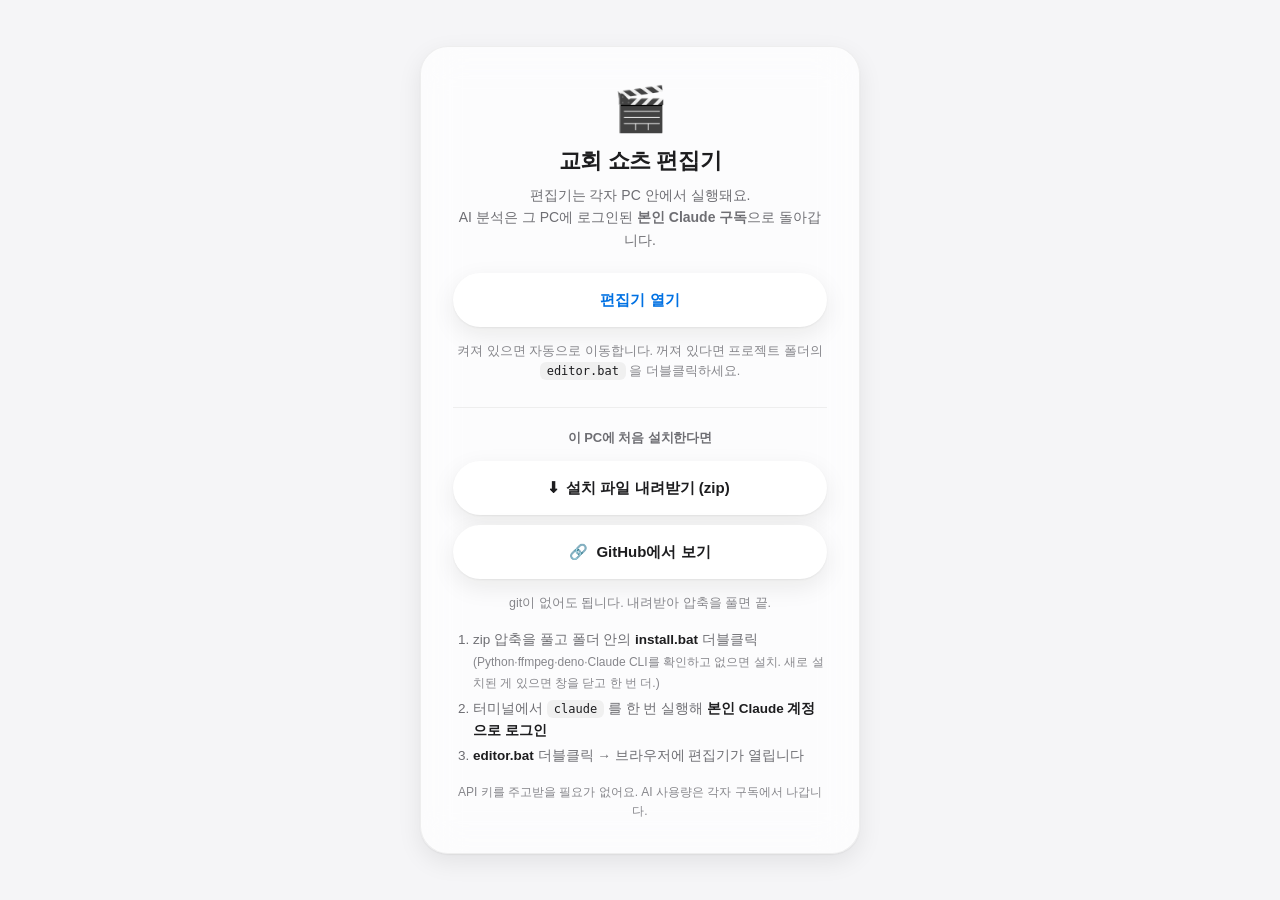
<file: index.html>
<!doctype html>
<html lang="ko">
<head>
<meta charset="utf-8" />
<meta name="viewport" content="width=device-width, initial-scale=1" />
<title>교회 쇼츠 편집기</title>
<style>
  :root {
    --bg: #f5f5f7; --card: rgba(255,255,255,.72); --text: #1d1d1f; --muted: #6e6e73;
    --faint: #86868b; --accent: #0071e3; --border: rgba(0,0,0,.06);
    --pill: #ffffff; --pill-text: #1d1d1f;
    --shadow: 0 1px 2px rgba(0,0,0,.06), 0 8px 24px rgba(0,0,0,.08);
    --shadow-hover: 0 2px 4px rgba(0,0,0,.08), 0 14px 36px rgba(0,0,0,.14);
  }
  @media (prefers-color-scheme: dark) {
    :root { --bg:#000; --card: rgba(28,28,30,.72); --text:#f5f5f7; --muted:#a1a1a6;
            --faint:#86868b; --accent:#2997ff; --border: rgba(255,255,255,.08);
            --pill:#2c2c2e; --pill-text:#f5f5f7;
            --shadow: 0 1px 2px rgba(0,0,0,.4), 0 8px 24px rgba(0,0,0,.5);
            --shadow-hover: 0 2px 4px rgba(0,0,0,.5), 0 14px 36px rgba(0,0,0,.6); }
  }
  * { box-sizing: border-box; }
  body {
    margin: 0; background: var(--bg); color: var(--text);
    font-family: "Pretendard", -apple-system, BlinkMacSystemFont, "SF Pro KR", "Segoe UI", "Malgun Gothic", sans-serif;
    line-height: 1.6; min-height: 100vh; display: flex; align-items: center; justify-content: center;
    -webkit-font-smoothing: antialiased; padding: 24px 0;
  }
  .card {
    background: var(--card); border: 1px solid var(--border);
    -webkit-backdrop-filter: saturate(180%) blur(20px); backdrop-filter: saturate(180%) blur(20px);
    border-radius: 28px; max-width: 440px; width: calc(100% - 40px);
    padding: 40px 32px 32px; text-align: center; box-shadow: var(--shadow);
  }
  .logo { font-size: 44px; margin-bottom: 12px; line-height: 1; }
  h1 { font-size: 22px; font-weight: 700; letter-spacing: -0.02em; margin: 0 0 6px; }
  p { color: var(--muted); font-size: 14px; margin: 0 0 22px; }
  .btn {
    display: flex; align-items: center; justify-content: center; gap: 8px;
    width: 100%; background: var(--pill); color: var(--pill-text);
    border: none; border-radius: 999px; padding: 15px 20px; font-size: 15px; font-weight: 600;
    cursor: pointer; text-decoration: none; box-shadow: var(--shadow);
    transition: transform .15s ease, box-shadow .15s ease;
  }
  .btn:hover { transform: translateY(-1px); box-shadow: var(--shadow-hover); }
  .btn:active { transform: translateY(0) scale(.99); }
  .btn.primary { color: var(--accent); }
  .btn + .btn { margin-top: 10px; }
  .state { font-size: 12.5px; color: var(--faint); margin: 14px 0 0; }
  .state .ok { color: #34c759; font-weight: 600; }
  .divider { height: 1px; background: var(--border); margin: 26px 0 20px; }
  h2 { font-size: 13px; font-weight: 600; letter-spacing: -0.01em; color: var(--muted);
       margin: 0 0 12px; text-transform: none; }
  ol { text-align: left; margin: 0 0 16px; padding-left: 20px; color: var(--muted); font-size: 13.5px; }
  ol li { margin: 4px 0; }
  ol li b { color: var(--text); font-weight: 600; }
  code {
    background: rgba(0,0,0,.05); border-radius: 6px; padding: 2px 7px; font-size: 12px;
    font-family: "SF Mono", Menlo, Consolas, monospace; color: var(--text);
  }
  @media (prefers-color-scheme: dark) { code { background: rgba(255,255,255,.08); } }
  .note { font-size: 12px; color: var(--faint); margin: 0; }
</style>
</head>
<body>
  <div class="card">
    <div class="logo">🎬</div>
    <h1>교회 쇼츠 편집기</h1>
    <p>편집기는 각자 PC 안에서 실행돼요.<br>AI 분석은 그 PC에 로그인된 <b>본인 Claude 구독</b>으로 돌아갑니다.</p>

    <a class="btn primary" href="http://localhost:5000/">편집기 열기</a>
    <p class="state" id="state">켜져 있으면 자동으로 이동합니다. 꺼져 있다면 프로젝트 폴더의 <code>editor.bat</code> 을 더블클릭하세요.</p>

    <div class="divider"></div>

    <h2>이 PC에 처음 설치한다면</h2>
    <a class="btn" href="https://github.com/Breaduck/church-shorts/archive/refs/heads/master.zip" id="dl">
      <span>⬇</span><span>설치 파일 내려받기 (zip)</span>
    </a>
    <a class="btn" href="https://github.com/Breaduck/church-shorts" target="_blank" rel="noopener">
      <span>🔗</span><span>GitHub에서 보기</span>
    </a>
    <p class="state" style="margin-bottom:16px">git이 없어도 됩니다. 내려받아 압축을 풀면 끝.</p>

    <ol>
      <li>zip 압축을 풀고 폴더 안의 <b>install.bat</b> 더블클릭<br>
          <span class="note">(Python·ffmpeg·deno·Claude CLI를 확인하고 없으면 설치. 새로 설치된 게 있으면 창을 닫고 한 번 더.)</span></li>
      <li>터미널에서 <code>claude</code> 를 한 번 실행해 <b>본인 Claude 계정으로 로그인</b></li>
      <li><b>editor.bat</b> 더블클릭 → 브라우저에 편집기가 열립니다</li>
    </ol>
    <p class="note">API 키를 주고받을 필요가 없어요. AI 사용량은 각자 구독에서 나갑니다.</p>
  </div>

<script>
  // 편집기가 켜져 있으면 자동으로 넘어간다. 단, 최신 크롬은 https 페이지에서 localhost
  // 감지(fetch)를 보안 정책(Local Network Access)으로 막을 수 있어 감지 실패가 "꺼짐"을
  // 뜻하지 않는다 — 그래서 버튼은 항상 즉시 보여주고, 감지는 되면 좋은 보너스로만 쓴다.
  // (버튼의 직접 이동(top-level navigation)은 정책과 무관하게 항상 동작한다.)
  var stateEl = document.getElementById("state");
  function probe() {
    return new Promise(function (resolve) {
      var done = false;
      var t = setTimeout(function () { if (!done) { done = true; resolve(false); } }, 1500);
      fetch("http://localhost:5000/", { mode: "no-cors", cache: "no-store" })
        .then(function () { if (!done) { done = true; clearTimeout(t); resolve(true); } })
        .catch(function () { if (!done) { done = true; clearTimeout(t); resolve(false); } });
    });
  }
  (async function () {
    if (await probe()) {
      stateEl.innerHTML = '<span class="ok">편집기 켜짐</span> — 자동으로 이동합니다…';
      setTimeout(function () { window.location.replace("http://localhost:5000/"); }, 400);
    }
  })();
</script>
</body>
</html>
</file>
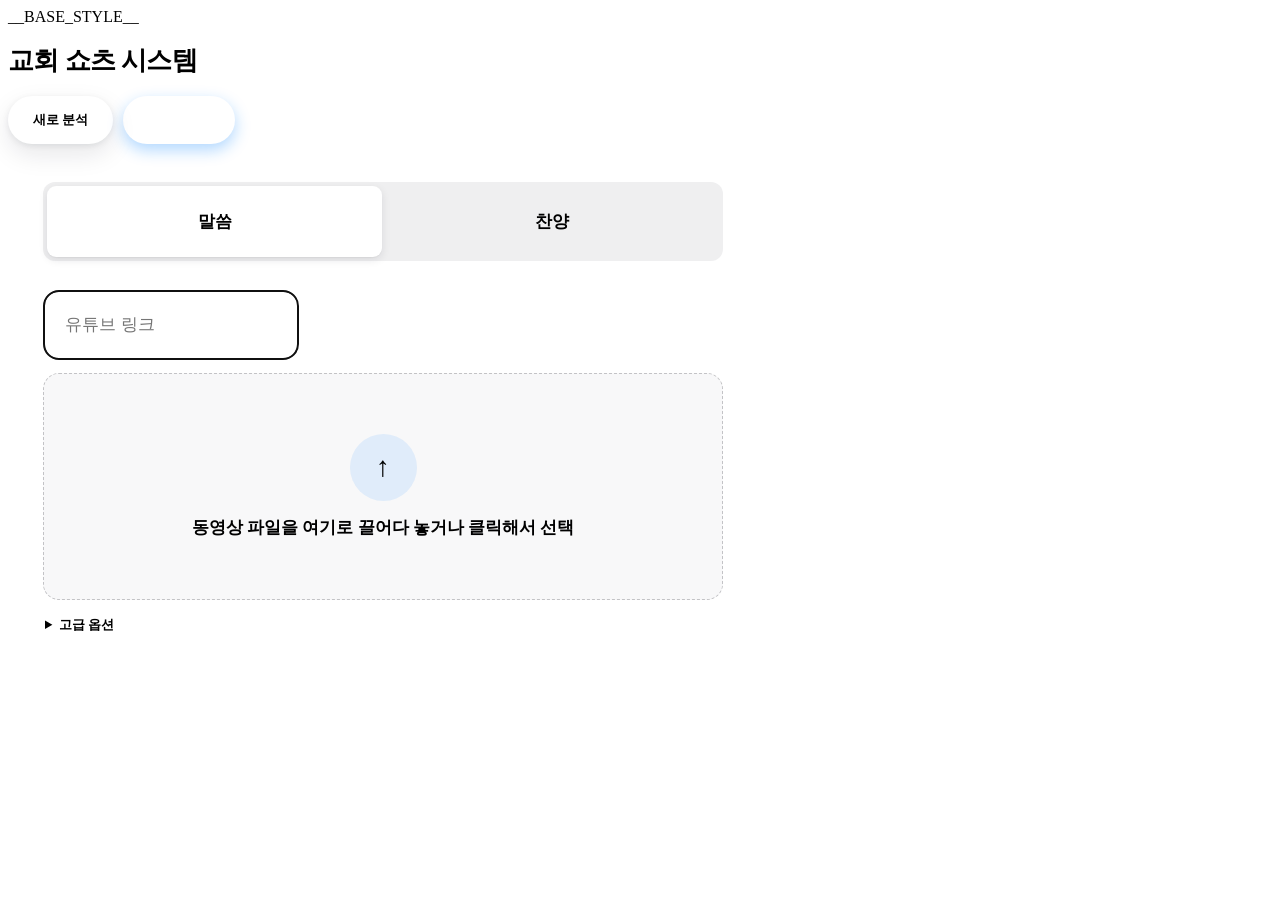
<file: src/templates/index.html>
<!doctype html>
<html lang="ko">
<head>
<meta charset="utf-8">
<meta name="viewport" content="width=device-width, initial-scale=1">
<title>교회 쇼츠 시스템</title>
__BASE_STYLE__
<style>
  .adv { margin-top: 12px; }
  .adv summary {
    cursor: pointer; font-size: 13px; font-weight: 600; color: var(--text-muted);
    padding: 4px 2px; user-select: none; list-style-position: inside;
  }
  .adv summary:hover { color: var(--text); }
  .seg { display: flex; gap: 2px; background: rgba(120,120,128,0.12); -webkit-backdrop-filter: blur(10px);
    backdrop-filter: blur(10px); padding: 3px; border-radius: 12px; }
  .seg label {
    flex: 1; text-align: center; cursor: pointer; border-radius: 9px; padding: 18px 8px;
    font-size: 14.5px; font-weight: 700; color: var(--text-muted); transition: background .2s, color .2s, box-shadow .2s;
  }
  .seg input { position: absolute; opacity: 0; pointer-events: none; }
  .seg label:has(input:checked) { background: #fff; color: var(--accent);
    box-shadow: 0 1px 1px rgba(0,0,0,.04), 0 3px 8px rgba(15,23,42,.10); }
  /* 우측 상단 버튼 행 — 둥근 흰색 배경 + 그림자(애플 느낌) */
  .head-btns { display: flex; align-items: center; gap: 10px; flex: 0 0 auto; }
  .force-toggle {
    flex: 0 0 auto; padding: 16px 26px; font-size: 15px; font-weight: 700; font-family: inherit;
    border: none; border-radius: 999px; background: #fff; color: var(--text-muted); cursor: pointer;
    box-shadow: 0 2px 6px rgba(15,23,42,.08), 0 10px 26px rgba(15,23,42,.10);
    transition: color .15s, box-shadow .15s, transform .1s; white-space: nowrap;
  }
  .force-toggle:hover { box-shadow: 0 3px 10px rgba(15,23,42,.10), 0 12px 30px rgba(15,23,42,.14); }
  .force-toggle:active { transform: scale(0.97); }
  .force-toggle[aria-pressed="true"] {
    color: var(--accent);
    box-shadow: 0 0 0 2px var(--accent) inset, 0 2px 6px rgba(15,23,42,.08), 0 10px 26px rgba(15,23,42,.10);
  }
  /* 분석 시작 — 파란색 유지, 우측 상단으로 이동(사용자 요청 2026-09-06) */
  .analyze-btn {
    flex: 0 0 auto; padding: 16px 30px; font-size: 15px; font-weight: 700; font-family: inherit;
    color: #fff; background: linear-gradient(180deg, #2a9bff, var(--accent));
    border: none; border-radius: 999px; cursor: pointer; white-space: nowrap;
    box-shadow: 0 1px 1px rgba(255,255,255,.35) inset, 0 6px 16px rgba(10,132,255,.32);
    transition: background .15s, box-shadow .15s, transform .1s;
  }
  .analyze-btn:hover { background: linear-gradient(180deg, #1f92ff, var(--accent-hover)); }
  .analyze-btn:active { transform: scale(0.97); }
  /* 파일 드래그앤드롭 박스 — 애플 점선 업로드 카드 */
  .dropzone {
    margin-top: 14px; padding: 36px 20px; text-align: center; cursor: pointer;
    border: 1.5px dashed rgba(60,60,67,0.28); border-radius: 18px;
    background: rgba(120,120,128,0.05); transition: border-color .15s, background .15s, box-shadow .15s;
  }
  .dropzone:hover { border-color: var(--accent); background: rgba(10,132,255,0.05); }
  .dropzone.drag { border-color: var(--accent); background: rgba(10,132,255,0.09);
    box-shadow: 0 0 0 5px rgba(10,132,255,0.08); }
  .dropzone-icon {
    width: 46px; height: 46px; margin: 0 auto 12px; border-radius: 50%;
    background: rgba(10,132,255,0.10); color: var(--accent); font-size: 20px; font-weight: 800;
    display: flex; align-items: center; justify-content: center;
  }
  .dropzone-text { font-size: 14.5px; font-weight: 600; color: var(--text); }
  .dropzone-text b { color: var(--accent); }
  .dropzone-file { font-size: 13.5px; color: var(--accent); font-weight: 700; margin-top: 4px; }
  /* 찬양 제목 — 곡마다 개별 입력칸 + 추가 버튼(애플 스타일) */
  .song-title-row { display: flex; align-items: center; gap: 8px; margin-top: 8px; }
  .song-title-row:first-child { margin-top: 0; }
  .song-title-input {
    flex: 1; min-width: 0; padding: 12px 16px; font-size: 14.5px; font-family: inherit;
    border: 1px solid rgba(255,255,255,0.8); border-radius: 12px; background: #fff;
    box-shadow: 0 1px 2px rgba(15,23,42,.05), 0 6px 18px rgba(15,23,42,.08);
    transition: border-color .15s, box-shadow .15s;
  }
  .song-title-input:focus {
    outline: none; border-color: var(--accent);
    box-shadow: 0 0 0 4px rgba(10,132,255,.14), 0 6px 18px rgba(15,23,42,.08);
  }
  .song-title-remove {
    flex: 0 0 auto; width: 32px; height: 32px; border-radius: 50%; border: none;
    background: rgba(120,120,128,0.10); color: var(--text-faint); font-size: 16px; line-height: 1;
    cursor: pointer; transition: background .15s, color .15s;
  }
  .song-title-remove:hover { background: rgba(255,59,48,0.12); color: #ff3b30; }
  .add-song-btn {
    margin-top: 10px; padding: 10px 18px; font-size: 13.5px; font-weight: 700; font-family: inherit;
    border: none; border-radius: 999px; background: #fff; color: var(--accent); cursor: pointer;
    box-shadow: 0 1px 3px rgba(15,23,42,.06), 0 4px 14px rgba(15,23,42,.08);
    transition: background .15s, box-shadow .15s, transform .1s;
  }
  .add-song-btn:hover { background: #f5f8ff; box-shadow: 0 2px 6px rgba(15,23,42,.08), 0 6px 18px rgba(15,23,42,.10); }
  .add-song-btn:active { transform: scale(0.97); }
  /* 사용자 요청(2026-09-06): 제목을 더 굵고 크게 + 말씀/찬양·유튜브 링크 입력·업로드
     영역을 전체적으로 약 2배 확대. h1/.seg/#url/.dropzone은 BASE_STYLE(전역)에도 있지만
     아래는 인덱스 페이지 전용 <style> 블록 안이라 다른 페이지(후보 목록 등)에는 영향 없다.
     2차 피드백(2026-09-06): "글씨 크기가 아니라 칸(박스) 전체를 키우라는 것" — 넓은
     화면에 비해 카드 자체가 작아 보였던 게 진짜 문제. 그래서 폭·패딩·버튼까지 전부 확대.
     3차 피드백(2026-09-06): "100% 비율로 보면 너무 크고 67% 비율이 적당" — 2차 확대판을
     브라우저 67% 축소로 봤을 때가 딱 맞다는 뜻이므로, 아래 모든 값에 0.67을 곱해 축소. */
  .wrap { max-width: 750px; }
  .card { padding: 32px 35px; border-radius: 19px; }
  .page-head { margin-bottom: 6px; }
  #mainTitle { font-size: 26px; font-weight: 650; letter-spacing: -0.025em; }
  .force-toggle { padding: 15px 25px; font-size: 13px; }
  .analyze-btn { padding: 15px 28px; font-size: 13px; }
  .seg { padding: 4px; border-radius: 12px; margin-bottom: 16px !important; }
  .seg label { font-size: 17px; padding: 24px 9px; border-radius: 9px; }
  #url { font-size: 17px; padding: 23px 20px; border-radius: 15px; margin-top: 13px; }
  .dropzone { padding: 60px 27px; margin-top: 13px; border-radius: 16px; }
  .dropzone-icon { width: 67px; height: 67px; font-size: 28px; margin-bottom: 15px; }
  .dropzone-text { font-size: 17px; }
  .dropzone-file { font-size: 16px; }
</style>
</head>
<body>
<div class="wrap">
  <div class="page-head">
    <div>
      <h1 id="mainTitle">교회 쇼츠 시스템</h1>
    </div>
    <div class="head-btns">
      <button type="button" class="force-toggle" id="forceToggle" aria-pressed="false">새로 분석</button>
      <button class="analyze-btn" type="submit" form="f">분석 시작</button>
    </div>
  </div>
  <div class="card">
    <form id="f">
      <div class="seg" style="margin-bottom:14px">
        <label><input type="radio" name="mode" value="sermon" checked>말씀</label>
        <label><input type="radio" name="mode" value="praise">찬양</label>
      </div>
      <input type="text" id="url" placeholder="유튜브 링크" autofocus>
      <div class="dropzone" id="dropzone">
        <input type="file" id="vfile" accept="video/*,.mp4,.mov,.mkv,.avi" style="display:none">
        <div class="dropzone-icon">&#8593;</div>
        <div class="dropzone-text" id="dropzoneText">동영상 파일을 여기로 끌어다 놓거나 <b>클릭해서 선택</b></div>
      </div>
      <div id="songTitlesWrap" style="display:none;margin-top:10px">
        <div id="songTitleRows"></div>
        <button type="button" id="addSongTitle" class="add-song-btn">+ 찬양 추가</button>
      </div>
      <details class="adv">
        <summary>고급 옵션</summary>
        <textarea id="transcript" rows="5" placeholder="(선택) 자막 붙여넣기"></textarea>
      </details>
    </form>
  </div>
  <div class="status-box" id="status" style="display:none"></div>
</div>
<script>
const f = document.getElementById('f');
const statusEl = document.getElementById('status');
// '분석 시작' 버튼은 우측 상단으로 옮겨 폼 바깥에 있다 — form="f" 속성으로 제출과
// 연결되므로 querySelector는 문서 전체에서 찾아야 한다(f.querySelector는 못 찾음).
const submitBtn = document.querySelector('.analyze-btn');
// 찬양 모드일 때만 '곡 제목' 입력란을 보여준다(제목 → 정식 가사 자막).
const songTitlesWrap = document.getElementById('songTitlesWrap');
const songTitleRows = document.getElementById('songTitleRows');
const addSongTitleBtn = document.getElementById('addSongTitle');
function addSongTitleRow(value) {
  const row = document.createElement('div');
  row.className = 'song-title-row';
  const input = document.createElement('input');
  input.type = 'text'; input.className = 'song-title-input'; input.placeholder = '찬양 제목 (또는 벅스 가사 페이지 URL)';
  input.value = value || '';
  const remove = document.createElement('button');
  remove.type = 'button'; remove.className = 'song-title-remove'; remove.setAttribute('aria-label', '삭제');
  remove.innerHTML = '&times;';
  remove.addEventListener('click', () => { row.remove(); ensureAtLeastOneSongTitleRow(); });
  row.appendChild(input); row.appendChild(remove);
  songTitleRows.appendChild(row);
}
function ensureAtLeastOneSongTitleRow() {
  if (!songTitleRows.children.length) addSongTitleRow();
}
function getSongTitlesValue() {
  return Array.from(songTitleRows.querySelectorAll('.song-title-input'))
    .map((i) => i.value.trim()).filter(Boolean).join('\n');
}
addSongTitleBtn.addEventListener('click', () => addSongTitleRow());
ensureAtLeastOneSongTitleRow();
function syncSongTitlesVisibility() {
  const mode = (f.querySelector('input[name="mode"]:checked') || {}).value || 'sermon';
  songTitlesWrap.style.display = (mode === 'praise') ? 'block' : 'none';
}
f.querySelectorAll('input[name="mode"]').forEach((r) => r.addEventListener('change', syncSongTitlesVisibility));
syncSongTitlesVisibility();
// '새로 분석' 토글 — 저장된 후보를 무시하고 다시 뽑을지 여부(우측 상단 버튼으로 이동).
const forceToggle = document.getElementById('forceToggle');
forceToggle.addEventListener('click', () => {
  const on = forceToggle.getAttribute('aria-pressed') !== 'true';
  forceToggle.setAttribute('aria-pressed', String(on));
});
// 파일 드래그앤드롭
const dropzone = document.getElementById('dropzone');
const vfile = document.getElementById('vfile');
const dropzoneText = document.getElementById('dropzoneText');
function showPickedFile(file) {
  dropzoneText.innerHTML = file
    ? '<span class="dropzone-file">' + file.name + '</span>'
    : '동영상 파일을 여기로 끌어다 놓거나 <b>클릭해서 선택</b>';
}
dropzone.addEventListener('click', () => vfile.click());
vfile.addEventListener('change', () => showPickedFile(vfile.files[0] || null));
['dragenter', 'dragover'].forEach((ev) => dropzone.addEventListener(ev, (e) => {
  e.preventDefault(); e.stopPropagation(); dropzone.classList.add('drag');
}));
['dragleave', 'drop'].forEach((ev) => dropzone.addEventListener(ev, (e) => {
  e.preventDefault(); e.stopPropagation(); dropzone.classList.remove('drag');
}));
dropzone.addEventListener('drop', (e) => {
  const file = e.dataTransfer.files && e.dataTransfer.files[0];
  if (file) { vfile.files = e.dataTransfer.files; showPickedFile(file); }
});
f.addEventListener('submit', async (e) => {
  e.preventDefault();
  if (submitBtn.disabled) return;  // 중복 클릭 방지: 하이라이트 선정은 AI가 실제로 읽고 고르는
                                    // 단계라 보통 2~5분 걸린다. 재클릭하면 같은 영상 분석이
                                    // 중복 실행돼 진행률이 널뛰고 세션 한도만 낭비된다.
  submitBtn.disabled = true;
  const url = document.getElementById('url').value;
  const vf = vfile.files[0] || null;
  const transcript_text = document.getElementById('transcript').value;
  const force = forceToggle.getAttribute('aria-pressed') === 'true';  // 기본은 캐시 재사용
  const mode = (f.querySelector('input[name="mode"]:checked') || {}).value || 'sermon';
  if (!url.trim() && !vf) {
    statusEl.style.display = 'block';
    statusEl.innerText = '유튜브 링크를 넣거나 동영상 파일을 선택해 주세요.';
    submitBtn.disabled = false; return;
  }
  statusEl.style.display = 'block';
  statusEl.innerHTML = vf
    ? '<span class="spinner"></span>동영상 업로드 중… (파일이 크면 시간이 걸려요)'
    : '<span class="spinner"></span>진행률 화면으로 이동 중… (곧 %와 남은 예상시간이 표시돼요)';
  try {
    let res;
    if (vf) {
      // 파일 업로드 경로: multipart로 보내고, 서버가 저장 후 whisper 직접 전사부터 시작한다.
      const fd = new FormData();
      fd.append('file', vf); fd.append('mode', mode); fd.append('model', '');
      if (mode === 'praise') fd.append('song_titles', getSongTitlesValue());
      // fetch는 업로드 진행률을 알려주지 않아, 수백 MB 영상을 올리는 내내 화면이 멈춘 것처럼
      // 보였다("초반에 왜 이렇게 오래 분석하냐" — 실은 아직 업로드 중, 2026-09-07).
      // XHR로 바꿔 실제 업로드 %와 MB를 보여준다.
      res = await new Promise((resolve, reject) => {
        const xhr = new XMLHttpRequest();
        xhr.open('POST', '/analyze_upload');
        xhr.upload.onprogress = (ev) => {
          if (!ev.lengthComputable) return;
          const pct = Math.round(ev.loaded / ev.total * 100);
          const mb = (ev.total / 1048576).toFixed(0);
          statusEl.innerHTML = '<span class="spinner"></span>동영상 업로드 중… ' + pct + '% (' + mb + 'MB)'
            + (pct >= 100 ? ' — 업로드 완료, 분석 시작 중…' : '');
        };
        xhr.onload = () => resolve({ ok: xhr.status >= 200 && xhr.status < 300, json: async () => JSON.parse(xhr.responseText) });
        xhr.onerror = () => reject(new Error('업로드 실패 (네트워크)'));
        xhr.send(fd);
      });
    } else {
      const song_titles = mode === 'praise' ? getSongTitlesValue() : '';
      res = await fetch('/analyze', {
        method: 'POST', headers: {'Content-Type': 'application/json'}, body: JSON.stringify({url, transcript_text, force, model: '', mode, song_titles})
      });
    }
    const data = await res.json();
    if (!res.ok) { statusEl.innerText = '오류: ' + data.error; submitBtn.disabled = false; return; }
    // 진행률(%)과 ETA는 영상 진행바 페이지에서 폴링으로 실시간 표시된다. 링크만 넣어도
    // 이 페이지로 즉시 이동해 %가 바로 보이게 한다(예전엔 이 인덱스 문구에 %가 없어
    // "몇 %인지 안 나온다"는 오해가 있었다).
    window.location.replace('/video/' + data.video_id);
  } catch (err) {
    statusEl.innerText = '오류: ' + err;
    submitBtn.disabled = false;
  }
});
</script>
</body>
</html>
</file>
